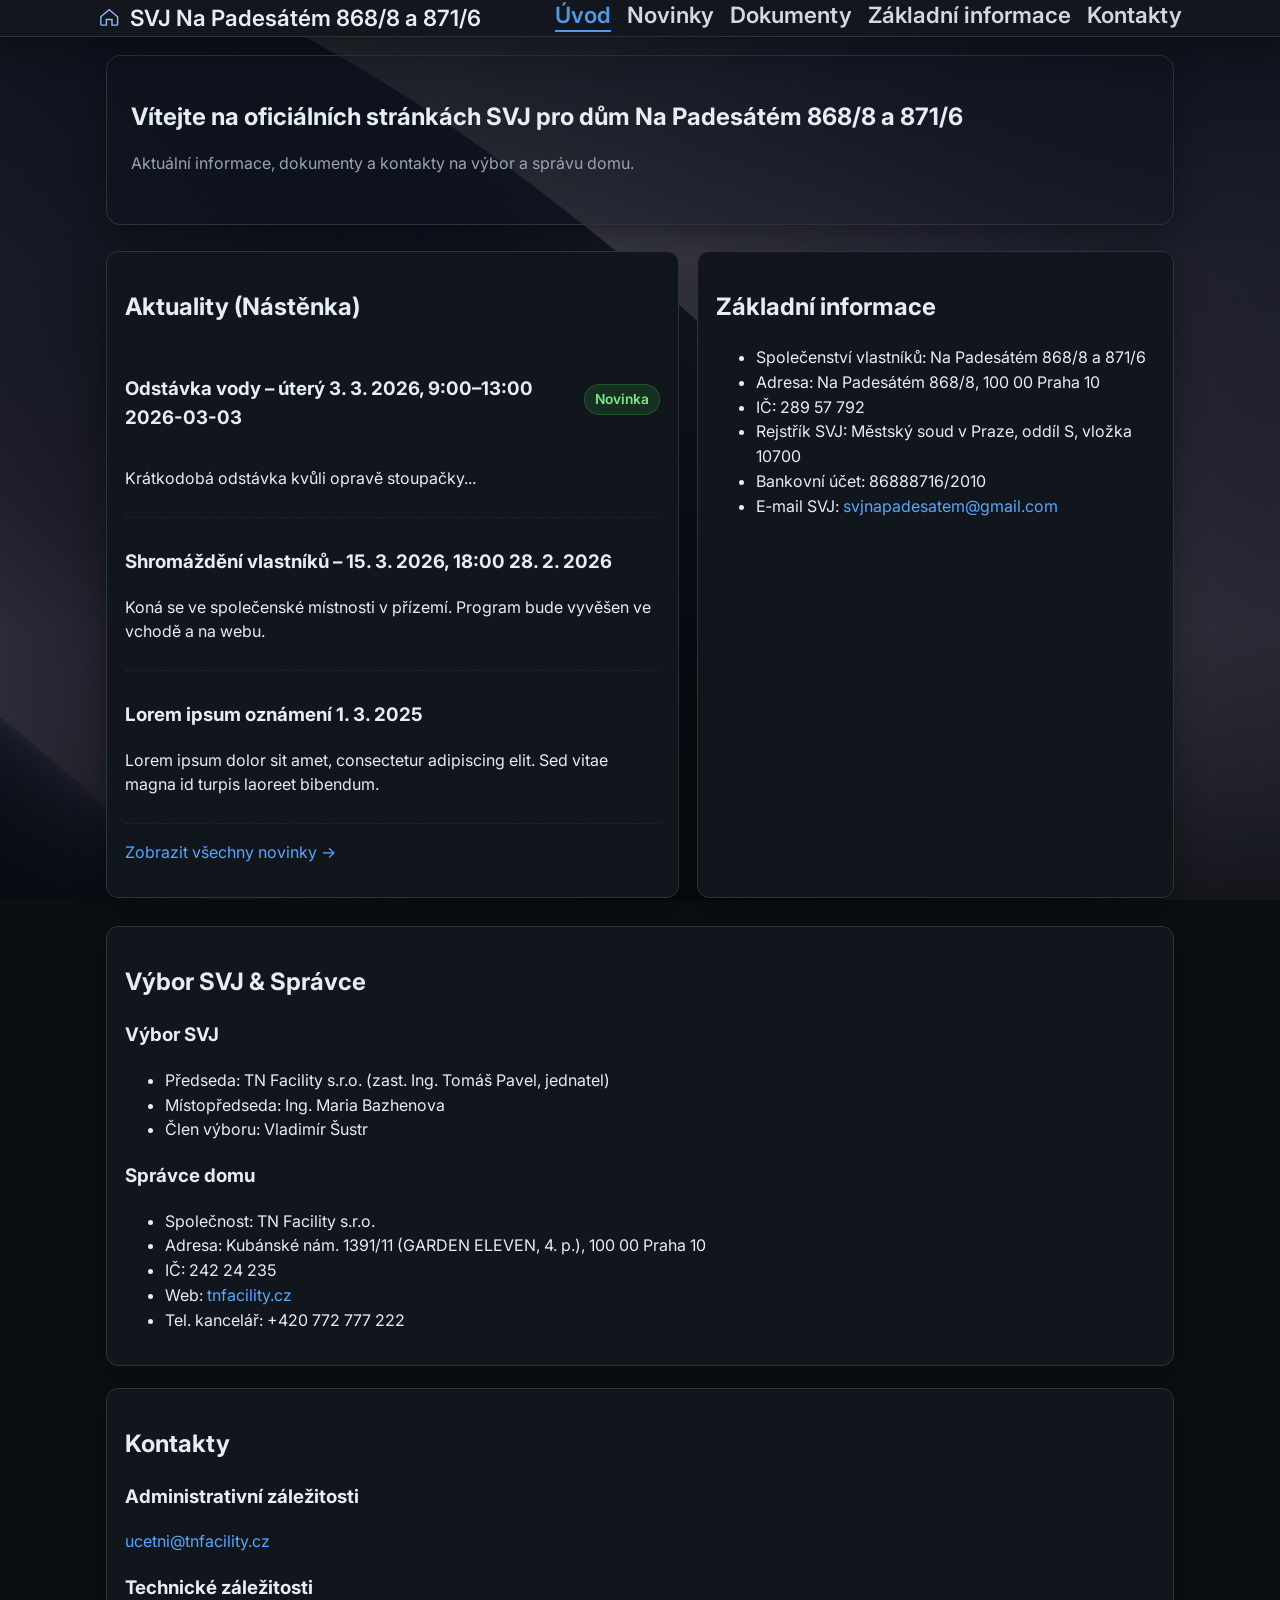
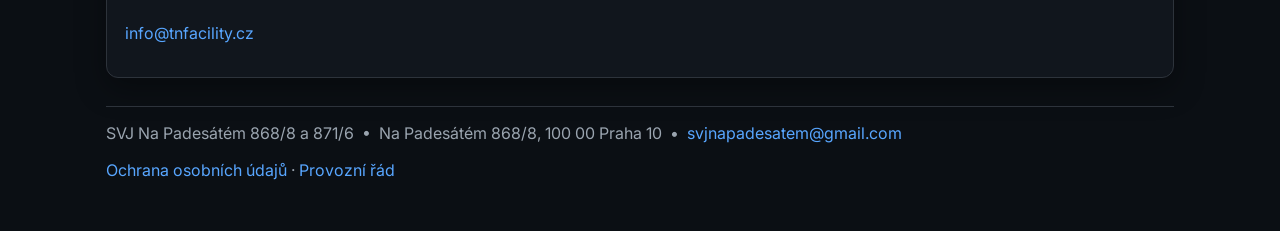
<file: index.html>
<!doctype html>
<html lang="cs">
<head>
  <meta charset="utf-8">
  <meta name="viewport" content="width=device-width, initial-scale=1">
  <title>SVJ Na Padesátém 868/8 a 871/6 – Oficiální stránky</title>
  <meta name="description" content="Vítejte na oficiálních stránkách SVJ pro dům Na Padesátém 868/8 a 871/6">

  <!-- Font & CSS -->
  <link rel="preconnect" href="https://fonts.googleapis.com">
  <link rel="preconnect" href="https://fonts.gstatic.com" crossorigin>
  <link href="https://fonts.googleapis.com/css2?family=Inter:wght@400;600;700&display=swap" rel="stylesheet">
  <link href="assets/css/styles.css" rel="stylesheet">
</head>
<body>

  <!-- Horní tmavá navigace (posunutá níž) -->
<nav class="topbar">
  <div class="container topbar__inner">

    <a class="brand" href="index.html">
      <svg width="22" height="22" viewBox="0 0 24 24">
        <path d="M3 11.5L12 4l9 7.5v8a1 1 0 0 1-1 1h-5v-6H9v6H4a1 1 0 0 1-1-1v-8z"
              stroke="#8cb9ff" stroke-width="1.5" fill="none"/>
      </svg>
      <span>SVJ Na Padesátém 868/8 a 871/6</span>
    </a>

    <button class="burger"
            aria-label="Menu"
            onclick="document.body.classList.toggle('nav-open')">
      <span></span><span></span><span></span>
    </button>


<div class="navlinks">
  <a href="#uvod" class="active">Úvod</a>
  <a href="novinky.html">Novinky</a>
  <a href="dokumenty.html">Dokumenty</a>
  <a href="#info">Základní informace</a>
  <a href="#kontakty-sekce">Kontakty</a>
</div>


  </div>
</nav>

  <main class="container">

    <!-- HERO (textová karta nad celostránkovým pozadím) -->
    <section id="uvod" class="hero">
      <div class="hero__inner">
        <div class="hero__text">
          <h1>Vítejte na oficiálních stránkách SVJ pro dům Na Padesátém 868/8 a 871/6</h1>
          <p class="lead">Aktuální informace, dokumenty a kontakty na výbor a správu domu.</p>
        </div>
      </div>
    </section>

    <!-- Dvě sloupce: Aktuality (zkráceně) + Základní informace -->
    <section id="novinky" class="grid-2">
      <div class="card">
        <h2 class="section-title">Aktuality (Nástěnka)</h2>


<article class="post" data-date="2026-03-03">
  <div class="post-header">
    <h3>
      <strong>Odstávka vody – úterý 3. 3. 2026, 9:00–13:00</strong>
      <time>2026-03-03</time>
    </h3>
    <span class="badge">Novinka</span>
  </div>
  <p>Krátkodobá odstávka kvůli opravě stoupačky...</p>
</article>


        <article class="post">
          <h3><strong>Shromáždění vlastníků – 15. 3. 2026, 18:00</strong> <time>28. 2. 2026</time></h3>
          <p>Koná se ve společenské místnosti v přízemí. Program bude vyvěšen ve vchodě a na webu.</p>
        </article>

        <article class="post">
          <h3><strong>Lorem ipsum oznámení</strong> <time>1. 3. 2025</time></h3>
          <p>Lorem ipsum dolor sit amet, consectetur adipiscing elit. Sed vitae magna id turpis laoreet bibendum.</p>
        </article>

        <p>
          <a class="btn" href="novinky.html" aria-label="Zobrazit všechny novinky">
            Zobrazit všechny novinky →
          </a>
        </p>
      </div>

      <aside id="info" class="panel">
        <h2 class="section-title">Základní informace</h2>
        <ul class="kv">
          <li><span>Společenství vlastníků:</span> Na Padesátém 868/8 a 871/6</li>
          <li><span>Adresa:</span> Na Padesátém 868/8, 100 00 Praha 10</li>
          <li><span>IČ:</span> 289 57 792</li>
          <li><span>Rejstřík SVJ:</span> Městský soud v Praze, oddíl S, vložka 10700</li>
          <li><span>Bankovní účet:</span> 86888716/2010</li>
          <li><span>E‑mail SVJ:</span> <a href="mailto:svjnapadesatem@gmail.com">svjnapadesatem@gmail.com</a></li>
        </ul>
      </aside>
    </section>

    <!-- Výbor + Správce -->
    <section id="vybor" class="panel">
      <h2 class="section-title">Výbor SVJ &amp; Správce</h2>

      <div class="split-2">
        <div>
          <h3>Výbor SVJ</h3>
          <ul class="kv">
            <li><span>Předseda:</span> TN Facility s.r.o. (zast. Ing. Tomáš Pavel, jednatel)</li>
            <li><span>Místopředseda:</span> Ing. Maria Bazhenova</li>
            <li><span>Člen výboru:</span> Vladimír Šustr</li>
          </ul>
        </div>

        <div>
          <h3>Správce domu</h3>
          <ul class="kv">
            <li><span>Společnost:</span> TN Facility s.r.o.</li>
            <li><span>Adresa:</span> Kubánské nám. 1391/11 (GARDEN ELEVEN, 4. p.), 100 00 Praha 10</li>
            <li><span>IČ:</span> 242 24 235</li>
            <li><span>Web:</span> <a href="https://www.tnfacility.cz" target="_blank" rel="noopener">tnfacility.cz</a></li>
            <li><span>Tel. kancelář:</span> +420 772 777 222</li>
          </ul>
        </div>
      </div>
    </section>

    <!-- Kontakty -->
    <section id="kontakty-sekce" class="panel">
      <h2 class="section-title">Kontakty</h2>
      <div class="split-2">
        <div>
          <h3>Administrativní záležitosti</h3>
          <p><a href="mailto:ucetni@tnfacility.cz">ucetni@tnfacility.cz</a></p>
        </div>
        <div>
          <h3>Technické záležitosti</h3>
          <p><a href="mailto:info@tnfacility.cz">info@tnfacility.cz</a></p>
        </div>
      </div>
    </section>

    <footer class="footer">
      <div>
        SVJ Na Padesátém 868/8 a 871/6 &nbsp;•&nbsp;
        Na Padesátém 868/8, 100 00 Praha 10 &nbsp;•&nbsp;
        <a href="mailto:svjnapadesatem@gmail.com">svjnapadesatem@gmail.com</a>
      </div>
      <div class="footer__links">
        <a href="#">Ochrana osobních údajů</a>
        <span>·</span>
        <a href="#">Provozní řád</a>
      </div>
    </footer>

  </main>

  <script>
    // zavření menu po kliknutí na odkaz (mobil)
    document.querySelectorAll('.navlinks a').forEach(a => {
      a.addEventListener('click', () => document.body.classList.remove('nav-open'));
    });
  </script>
</body>
</html>
</file>
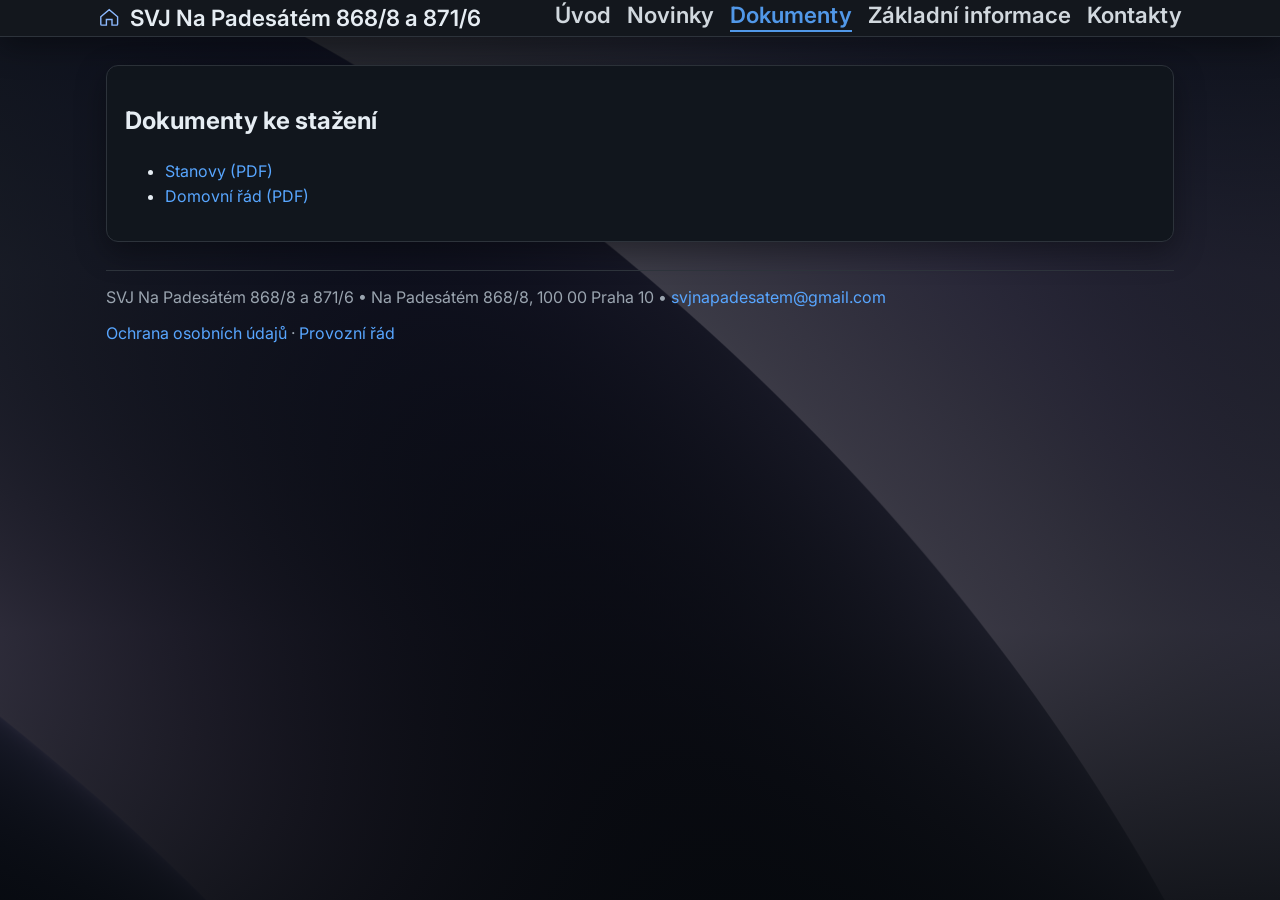
<file: dokumenty.html>
<!doctype html>
<html lang="cs">
<head>
  <meta charset="utf-8">
  <meta name="viewport" content="width=device-width, initial-scale=1">
  <title>Dokumenty – SVJ Na Padesátém 868/8 a 871/6</title>

  <!-- Font & CSS -->
  <link rel="preconnect" href="https://fonts.googleapis.com">
  <link rel="preconnect" href="https://fonts.gstatic.com" crossorigin>
  <link href="https://fonts.googleapis.com/css2?family=Inter:wght@400;600;700&display=swap" rel="stylesheet">
  <link href="assets/css/styles.css" rel="stylesheet">
</head>
<body>

<nav class="topbar">
  <div class="container topbar__inner">

    <a class="brand" href="index.html">
      <svg width="22" height="22" viewBox="0 0 24 24">
        <path d="M3 11.5L12 4l9 7.5v8a1 1 0 0 1-1 1h-5v-6H9v6H4a1 1 0 0 1-1-1v-8z"
              stroke="#8cb9ff" stroke-width="1.5" fill="none"/>
      </svg>
      <span>SVJ Na Padesátém 868/8 a 871/6</span>
    </a>

    <button class="burger"
            aria-label="Menu"
            onclick="document.body.classList.toggle('nav-open')">
      <span></span><span></span><span></span>
    </button>


<div class="navlinks">
  <a href="index.html#uvod">Úvod</a>
  <a href="novinky.html">Novinky</a>
  <a href="dokumenty.html" class="active">Dokumenty</a>
  <a href="index.html#info">Základní informace</a>
  <a href="index.html#kontakty-sekce">Kontakty</a>
</div>


  </div>
</nav>

  <main class="container">

    <section class="panel" style="margin-top:28px;">
      <h1 class="section-title">Dokumenty ke stažení</h1>

      <ul class="docs">
        <li><a href="docs/stanovy.pdf" target="_blank">Stanovy (PDF)</a></li>
        <li><a href="docs/domovni-rad.pdf" target="_blank">Domovní řád (PDF)</a></li>
        <!-- můžeš doplnit další -->
      </ul>
    </section>

    <footer class="footer">
      <div>
        SVJ Na Padesátém 868/8 a 871/6 • Na Padesátém 868/8, 100 00 Praha 10 •
        <a href="mailto:svjnapadesatem@gmail.com">svjnapadesatem@gmail.com</a>
      </div>
      <div class="footer__links">
        <a href="#">Ochrana osobních údajů</a>
        <span>·</span>
        <a href="#">Provozní řád</a>
      </div>
    </footer>
  </main>

  <script>
    document.querySelectorAll('.navlinks a').forEach(a=>{
      a.addEventListener('click',() => document.body.classList.remove('nav-open'));
    });
  </script>

</body>
</html>
</file>
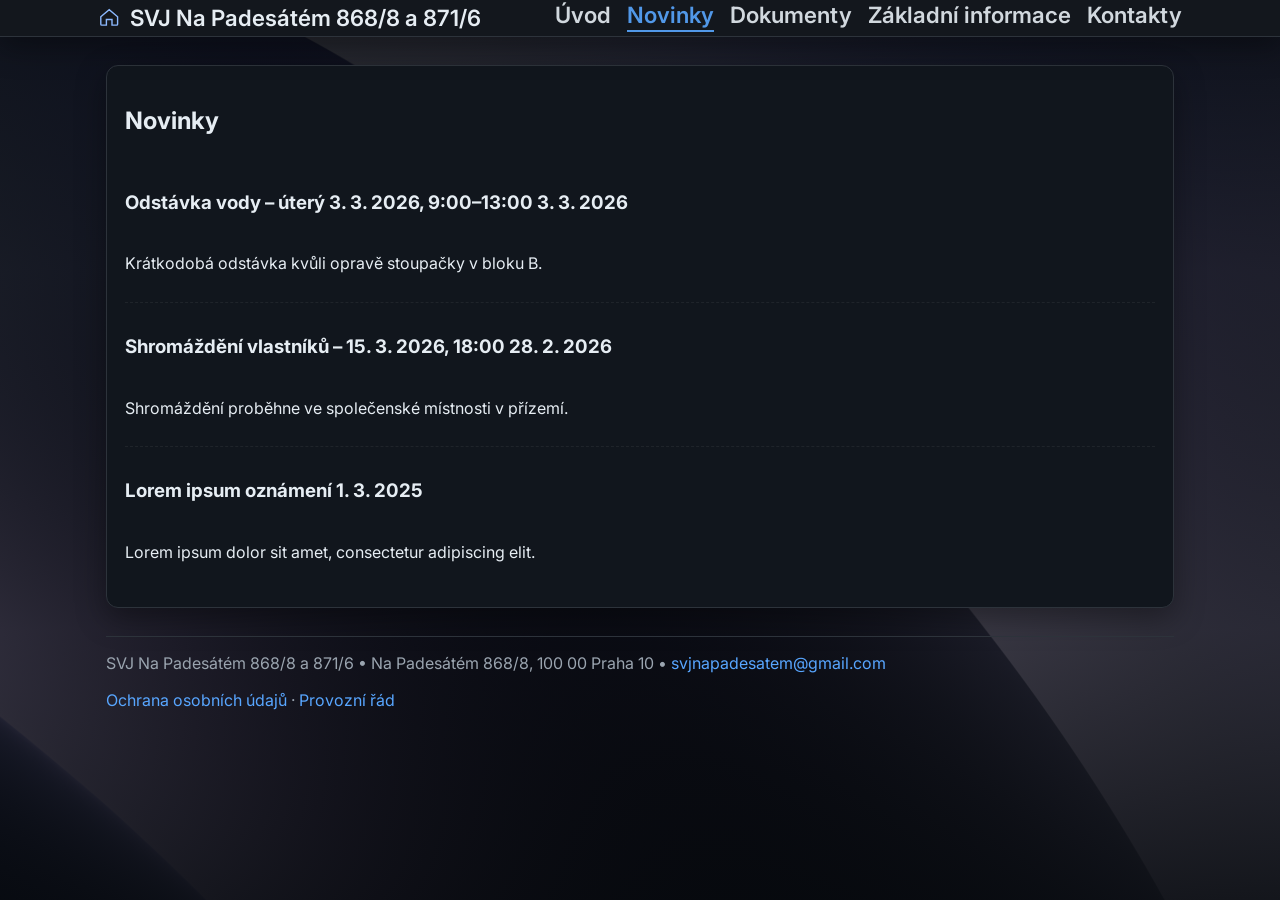
<file: novinky.html>
<!doctype html>
<html lang="cs">
<head>
  <meta charset="utf-8">
  <meta name="viewport" content="width=device-width, initial-scale=1">
  <title>Novinky – SVJ Na Padesátém 868/8 a 871/6</title>

  <!-- Font & CSS -->
  <link rel="preconnect" href="https://fonts.googleapis.com">
  <link rel="preconnect" href="https://fonts.gstatic.com" crossorigin>
  <link href="https://fonts.googleapis.com/css2?family=Inter:wght@400;600;700&display=swap" rel="stylesheet">
  <link href="assets/css/styles.css" rel="stylesheet">
</head>

<body>

  <!-- NAV -->
  <nav class="topbar">
    <div class="container topbar__inner">

      <a class="brand" href="index.html">
        <svg width="22" height="22" viewBox="0 0 24 24">
          <path d="M3 11.5L12 4l9 7.5v8a1 1 0 0 1-1 1h-5v-6H9v6H4a1 1 0 0 1-1-1v-8z"
                stroke="#8cb9ff" stroke-width="1.5" fill="none"/>
        </svg>
        <span>SVJ Na Padesátém 868/8 a 871/6</span>
      </a>

      <button class="burger" aria-label="Menu"
              onclick="document.body.classList.toggle('nav-open')">
        <span></span><span></span><span></span>
      </button>

      <div class="navlinks">
        <a href="index.html#uvod">Úvod</a>
        <a href="novinky.html" class="active">Novinky</a>
        <a href="dokumenty.html">Dokumenty</a>
        <a href="index.html#info">Základní informace</a>
        <a href="index.html#kontakty-sekce">Kontakty</a>
      </div>

    </div>
  </nav>

  <main class="container">

    <section class="panel" style="margin-top:28px;">
      <h1 class="section-title">Novinky</h1>

      <!-- NOVINKA 1 -->
      <article class="post" data-date="2026-03-03">
        <div class="post-header">
          <h3>
            <strong>Odstávka vody – úterý 3. 3. 2026, 9:00–13:00</strong>
            <time datetime="2026-03-03">3. 3. 2026</time>
          </h3>
          <span class="badge">Novinka</span>
        </div>
        <p>Krátkodobá odstávka kvůli opravě stoupačky v bloku B.</p>
      </article>

      <!-- NOVINKA 2 -->
      <article class="post" data-date="2026-02-28">
        <div class="post-header">
          <h3>
            <strong>Shromáždění vlastníků – 15. 3. 2026, 18:00</strong>
            <time datetime="2026-02-28">28. 2. 2026</time>
          </h3>
          <span class="badge">Novinka</span>
        </div>
        <p>Shromáždění proběhne ve společenské místnosti v přízemí.</p>
      </article>

      <!-- STARŠÍ NOVINKA -->
      <article class="post" data-date="2025-03-01">
        <div class="post-header">
          <h3>
            <strong>Lorem ipsum oznámení</strong>
            <time datetime="2025-03-01">1. 3. 2025</time>
          </h3>
          <span class="badge">Novinka</span>
        </div>
        <p>Lorem ipsum dolor sit amet, consectetur adipiscing elit.</p>
      </article>

    </section>

    <footer class="footer">
      <div>
        SVJ Na Padesátém 868/8 a 871/6 • Na Padesátém 868/8, 100 00 Praha 10 •
        <a href="mailto:svjnapadesatem@gmail.com">svjnapadesatem@gmail.com</a>
      </div>
      <div class="footer__links">
        <a href="#">Ochrana osobních údajů</a>
        <span>·</span>
        <a href="#">Provozní řád</a>
      </div>
    </footer>

  </main>

  <!-- Skript: skryje badge starší než 14 dní -->
  <script>
    const today = new Date();

    document.querySelectorAll('.post').forEach(post => {
      const dateString = post.getAttribute('data-date');
      if (!dateString) return;

      const postDate = new Date(dateString);
      const diff = (today - postDate) / (1000 * 60 * 60 * 24);

      if (diff > 14) {
        const badge = post.querySelector('.badge');
        if (badge) badge.remove();
      }
    });

    document.querySelectorAll('.navlinks a').forEach(a=>{
      a.addEventListener('click',()=> document.body.classList.remove('nav-open'));
    });
  </script>

</body>
</html>
</file>
<file: assets/css/styles.css>
/* ====== Dark UI – proměnné ====== */
:root{
  --bg: #0b0f14;
  --panel: #11161d;
  --panel-2: #0f141a;
  --nav: #13171d;
  --border: #2d333b;
  --text: #e6edf3;
  --muted: #9aa4af;
  --accent: #58a6ff;
  --success: #2ea043;
  --radius: 14px;
  --shadow: 0 10px 30px rgba(0,0,0,.35);
}

*{ box-sizing:border-box; }
html,body{ margin:0; padding:0; }

/* ====== Globální pozadí ====== */
body{
  color: var(--text);
  font-family: Inter, system-ui, -apple-system, Segoe UI, Roboto, Arial, sans-serif;
  line-height: 1.55;
  background: var(--bg);
  min-height: 100%;
}

body::before{
  content:"";
  position: fixed;
  inset: 0;
  z-index: -1;
  background:
    linear-gradient(180deg, rgba(5,8,12,.85) 0%, rgba(5,8,12,.70) 30%, rgba(5,8,12,.70) 70%, rgba(5,8,12,.90) 100%),
    radial-gradient(1100px 500px at 80% 0%, rgba(88,166,255,.14), transparent 55%),
    url("../img/hero.png") center/cover no-repeat;
}

/* Odkazy */
a{ color: var(--accent); text-decoration: none; }
a:hover{ text-decoration: underline; }

.container{
  max-width:1100px;
  margin:0 auto;
  padding:0 16px 48px;
}

/* ========================================================= */
/* ======================= SLIM TOPBAR ====================== */
/* ========================================================= */

.topbar{
  position: sticky;
  top: 0;
  z-index: 1000;
  background: var(--nav);
  border-bottom: 1px solid var(--border);
  backdrop-filter: saturate(120%) blur(6px);
  margin: 0;
  border-radius: 0;

  /* SLIM lišta */
  padding-top: 4px;
  padding-bottom: 4px;

  box-shadow: var(--shadow);
}

/* Zruší nafukování topbaru */
.topbar .container{
  padding-left: 8px;
  padding-right: 8px;
  padding-top: 0 !important;
  padding-bottom: 0 !important;
}

/* Výška topbaru = ~28px (perfektní pro 1.4rem font) */
.topbar__inner{
  display:flex;
  align-items:center;      /* vertikální střed */
  justify-content:space-between;
  min-height: 28px;        /* SLIM výška */
  line-height: 1;
}

/* Brand */
.brand{
  display:flex;
  align-items:center;
  gap:.6rem;
  color: var(--text);
  font-weight:700;
}

.topbar .brand svg{
  width: 1.4rem;
  height: 1.4rem;
  margin-top: -1px;        /* dokonalé zarovnání ikonky */
}

/* VELIKOST TEXTU – sjednocení */
.topbar .brand span,
.topbar .navlinks a{
  font-size: 1.4rem !important;
  font-weight: 600;
  line-height: 1;
  display:flex;
  align-items:center;      /* text přesně uprostřed */
}

/* Navigace */
.navlinks{
  display:flex;
  gap: 1rem;               /* aby vše bylo v jednom řádku */
}

.navlinks a{
  color: var(--text);
  opacity:.9;
  padding-bottom:3px;
  border-bottom:2px solid transparent;
  transition: color .15s ease, border-color .15s ease;
}

.navlinks a:hover{
  color: var(--accent);
  opacity:1;
  border-bottom-color: rgba(88,166,255,.55);
}

.navlinks a.active{
  color: var(--accent);
  border-bottom-color: var(--accent);
}

/* ========================================================= */
/* ====================== MOBILE MENU ======================= */
/* ========================================================= */

.burger{
  display:none;
  background:transparent;
  border:0;
  cursor:pointer;
  padding:8px;
}
.burger span{
  display:block;
  width:24px;
  height:2px;
  background:#c9d1d9;
  margin:5px 0;
  border-radius:1px;
}

@media(max-width:820px){
  .burger{ display:block; }

  .navlinks{
    display:none;
    flex-direction:column;
    gap:.6rem;
    position:absolute;
    right:16px;
    top:72px;
    background:var(--panel-2);
    border:1px solid var(--border);
    border-radius:12px;
    padding:10px 12px;
    box-shadow: var(--shadow);
  }

  body.nav-open .navlinks{ display:flex; }
}

/* Kotvy */
section[id]{ scroll-margin-top: 96px; }

/* ====== HERO ====== */
.hero{ margin: 18px 0 26px; }
.hero__inner{
  border: 1px solid var(--border);
  border-radius: var(--radius);
  background: rgba(12,20,29,.35);
  box-shadow: var(--shadow);
}
.hero__text{ padding: 42px 24px 32px; }
.hero__text h1{ margin:0 0 8px; }
.lead{ color: var(--muted); }

/* ====== Cards ====== */
.grid-2{ display:grid; grid-template-columns:1.2fr 1fr; gap:18px; margin-top:18px; }
.grid-3{ display:grid; grid-template-columns:repeat(3,1fr); gap:18px; margin-top:18px; }

@media(max-width:980px){ .grid-2{ grid-template-columns:1fr; } }
@media(max-width:900px){ .grid-3{ grid-template-columns:1fr; } }

.card, .panel{
  background:var(--panel);
  border:1px solid var(--border);
  border-radius:12px;
  padding:16px 18px;
  box-shadow: var(--shadow);
}

/* Aktuality */
.badge{
  display:inline-block;
  padding:4px 10px;
  font-weight:600;
  font-size:.86rem;
  color:#7ee787;
  background:rgba(46,160,67,.18);
  border:1px solid rgba(46,160,67,.35);
  border-radius:999px;
  margin-bottom:6px;
}

.post{ padding:10px 0; border-bottom:1px dashed rgba(255,255,255,.06); }
.post:last-child{ border-bottom:0; }

.post-header{
  display:flex;
  justify-content:space-between;
  align-items:center;
  gap:12px;
}

/* ====== Footer ====== */
.footer{
  margin-top:28px;
  padding-top:14px;
  border-top:1px solid var(--border);
  color:var(--muted);
  display:flex;
  flex-wrap:wrap;
  justify-content:space-between;
  gap:12px;
}

.footer__links a:hover{ color:var(--accent); }

/* Mezery */
.panel + .panel { margin-top:22px; }
.grid-2 + .panel,
.grid-3 + .panel { margin-top:28px; }

@media(max-width:900px){
  .panel + .panel{ margin-top:26px; }
  .grid-2 + .panel,
  .grid-3 + .panel{ margin-top:32px; }
}
``
</file>
